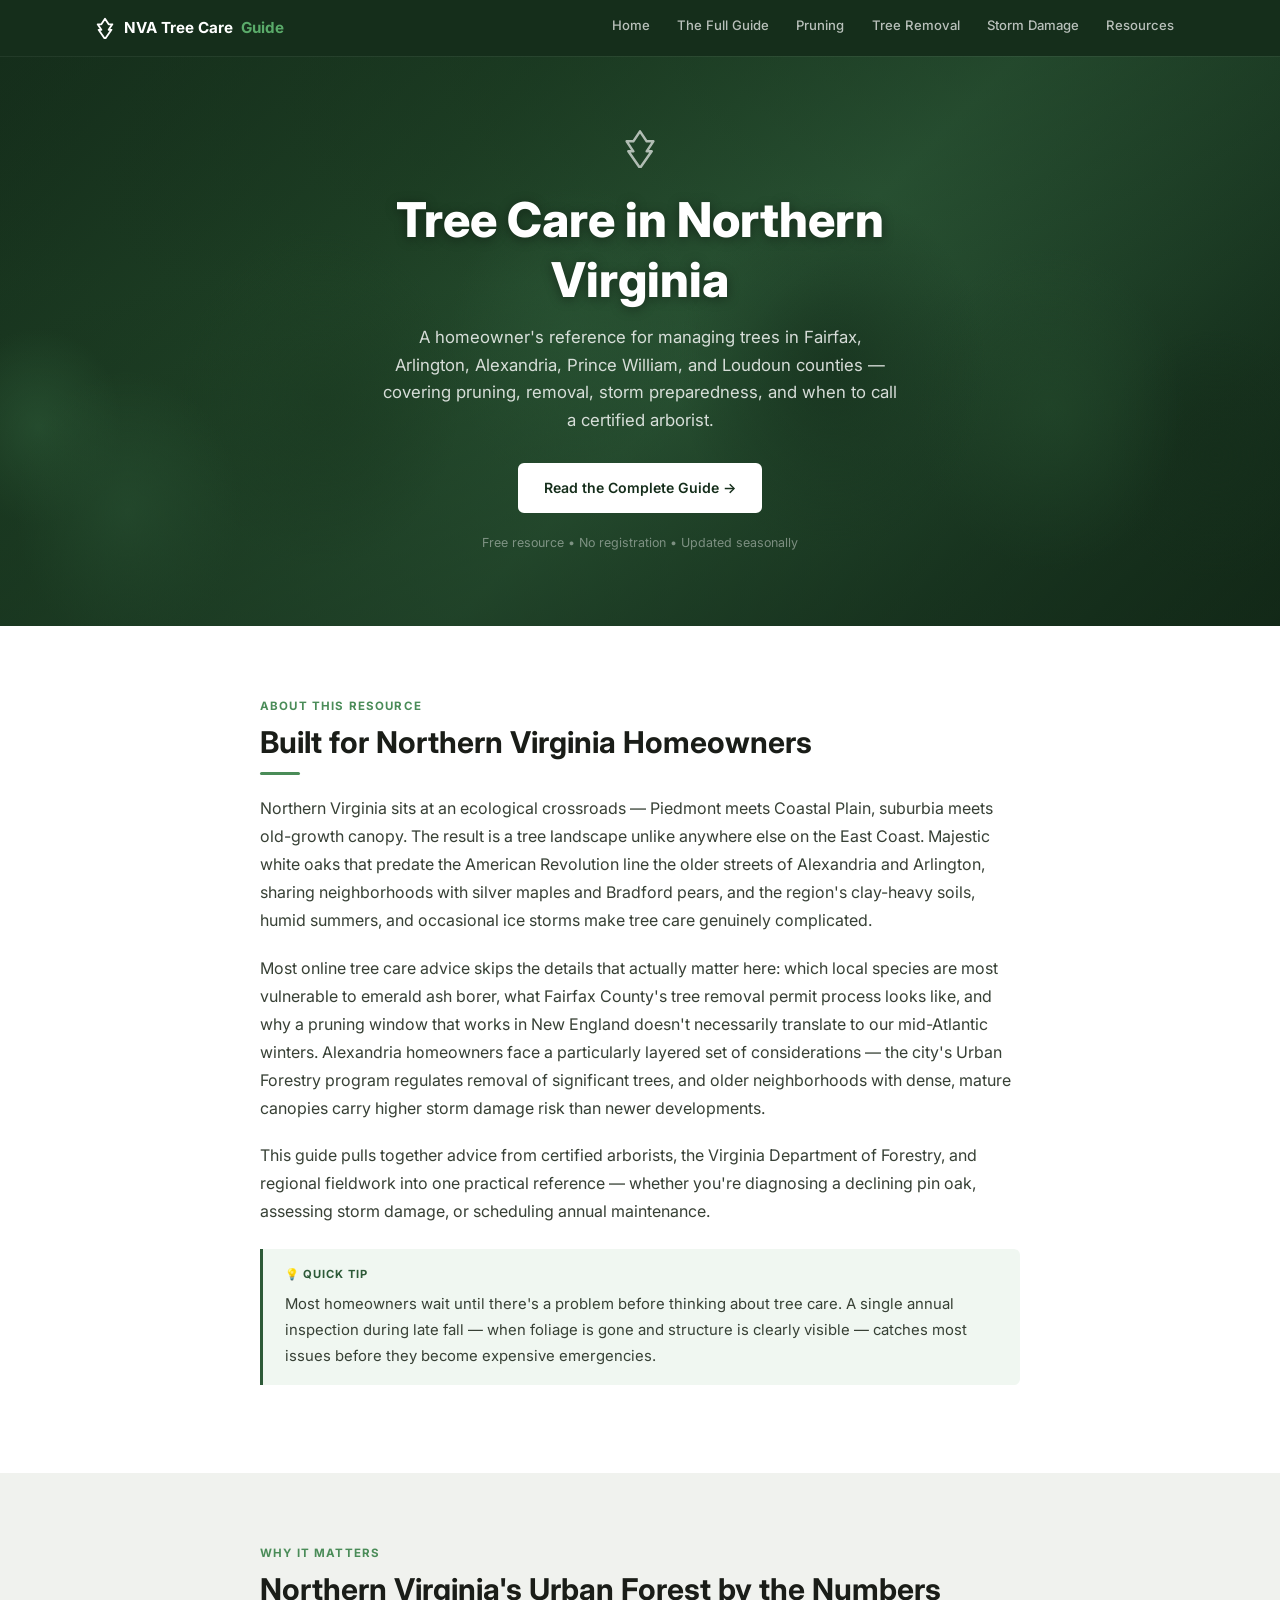
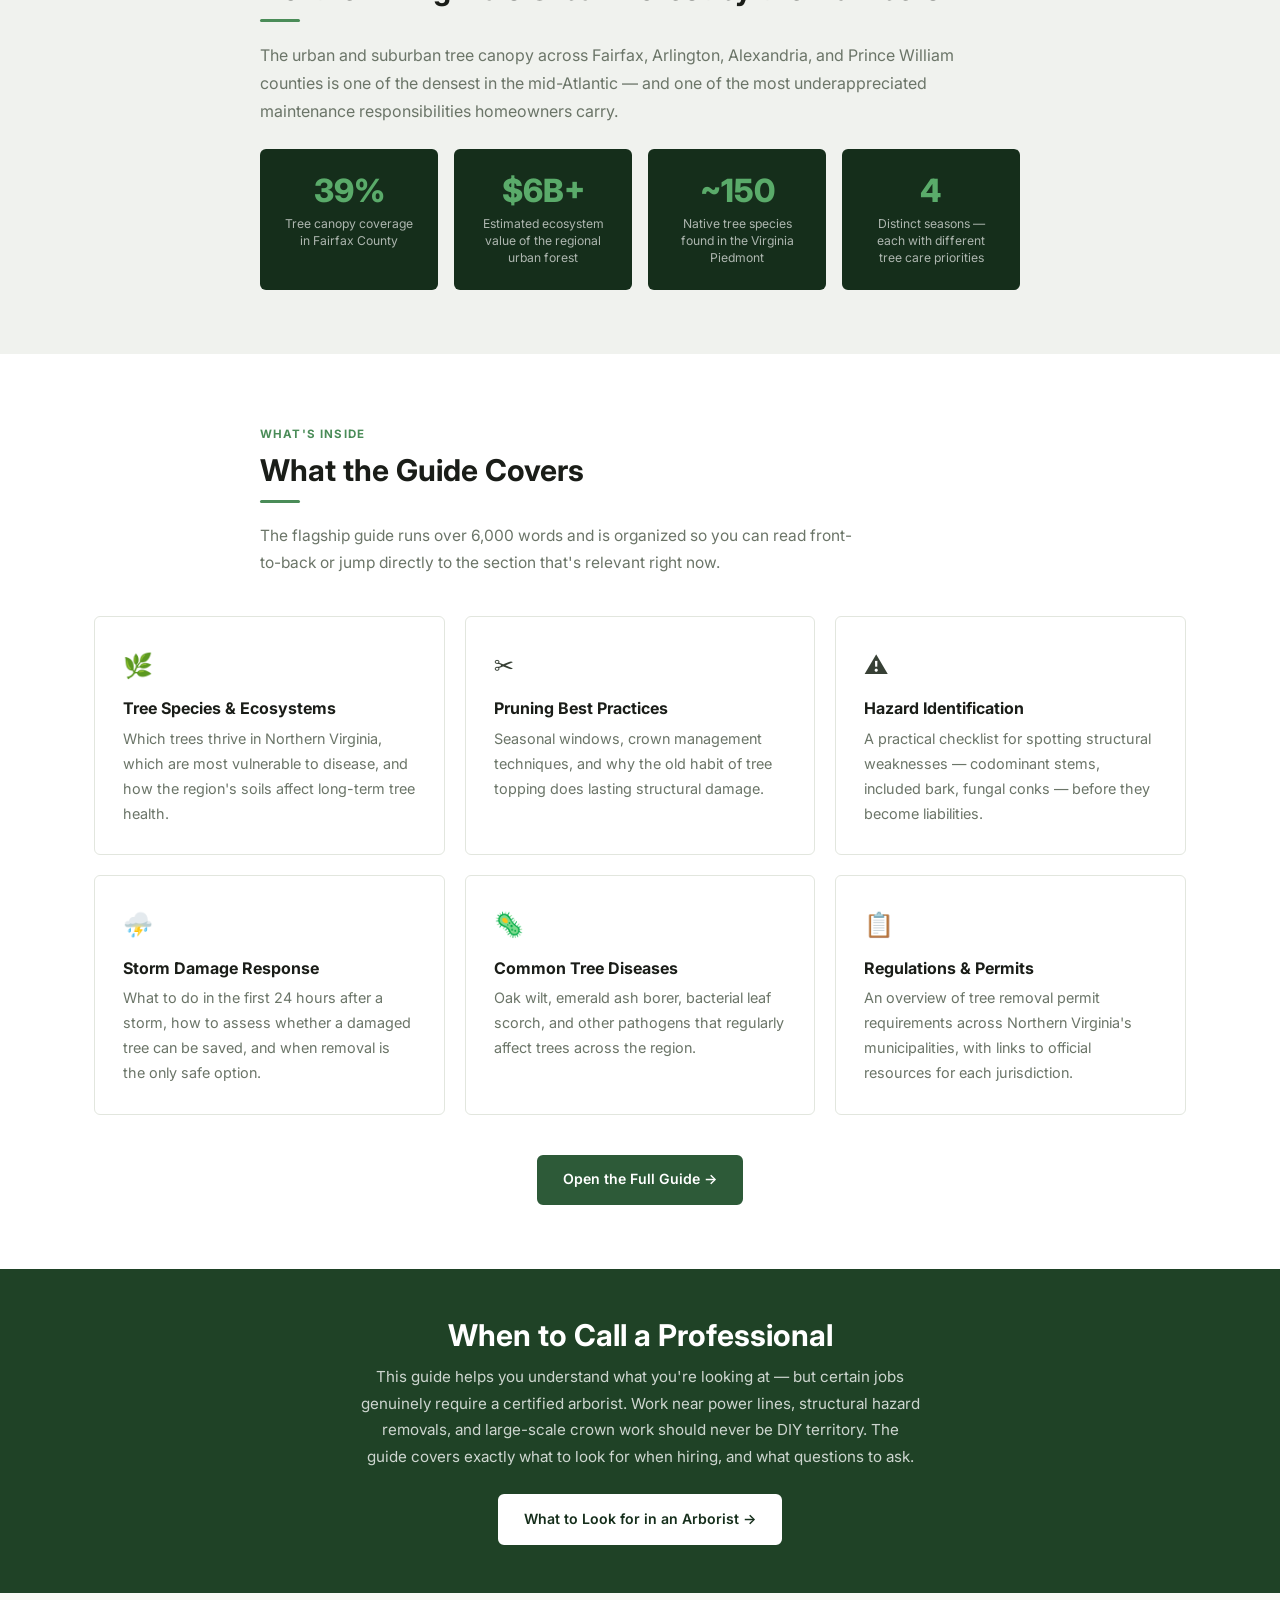
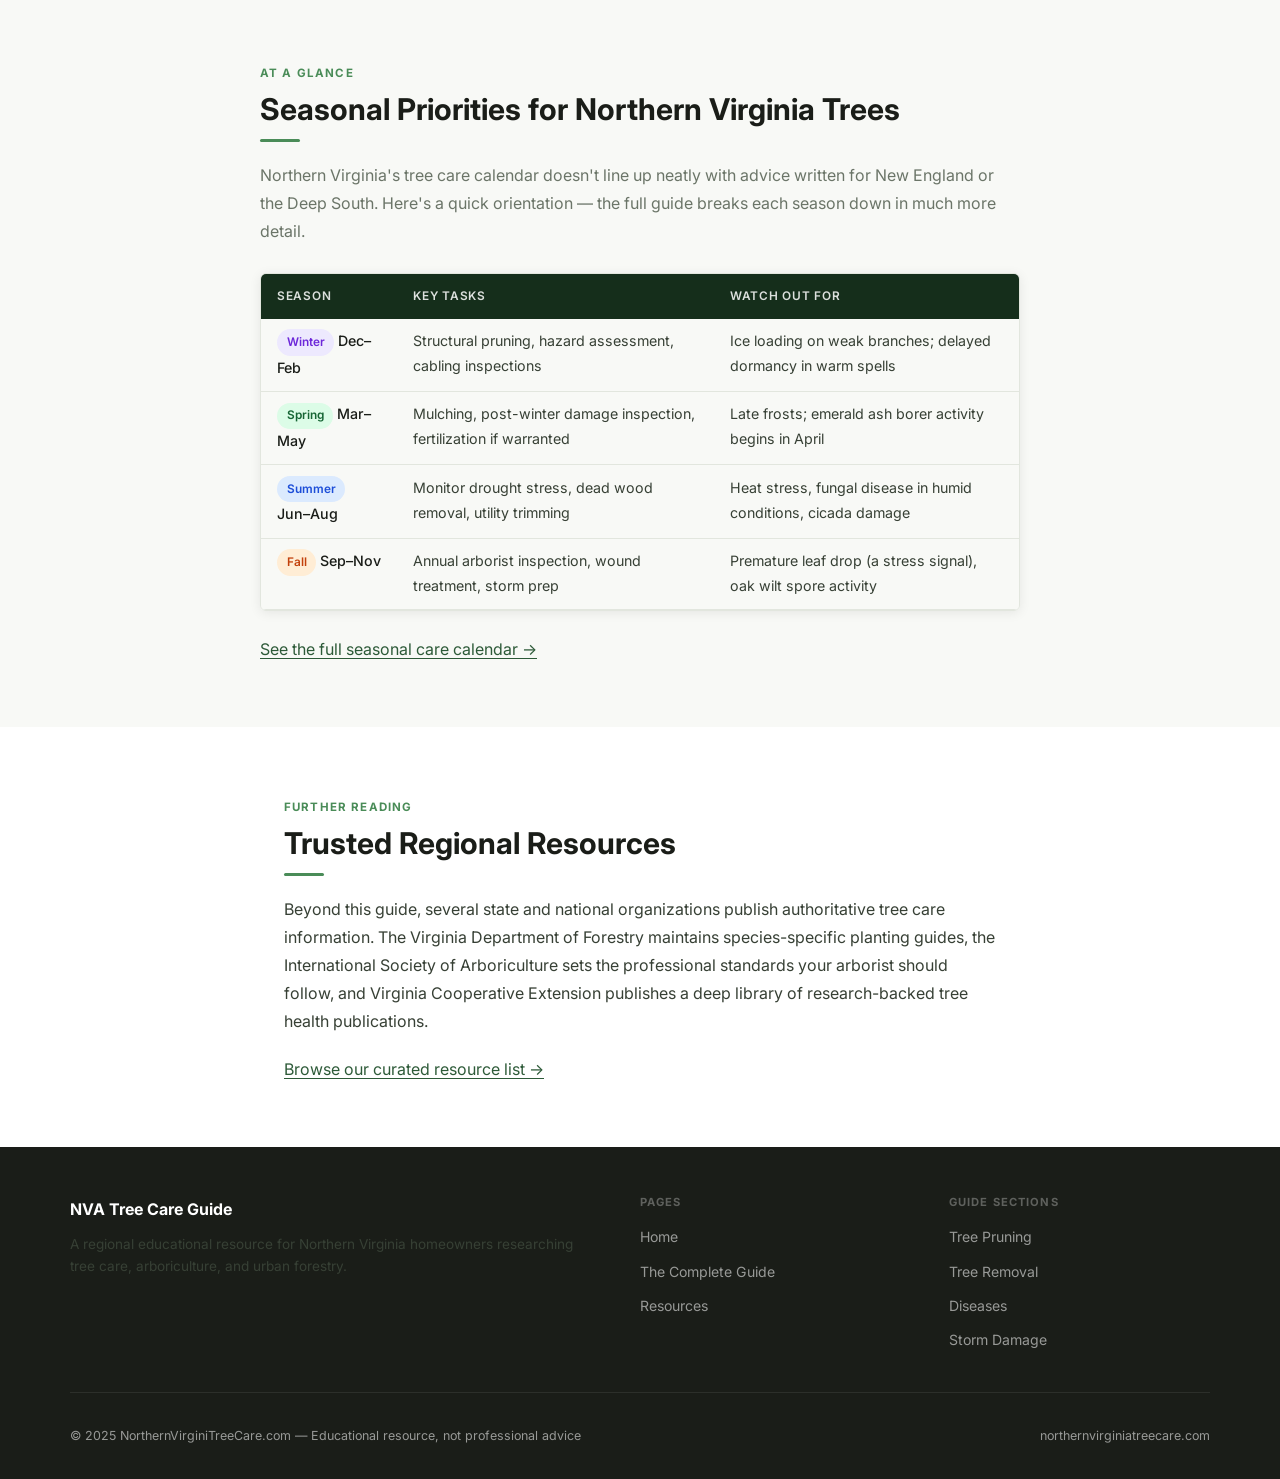
<file: index.html>
<!DOCTYPE html>
<html lang="en">
<head>
  <meta charset="UTF-8">
  <meta name="viewport" content="width=device-width, initial-scale=1.0">
  <title>Northern Virginia Tree Care Guide | Tree Health, Pruning & Removal Advice</title>
  <meta name="description" content="A regional resource for homeowners navigating tree care in Northern Virginia — from seasonal pruning schedules and storm damage response to choosing the right certified arborist.">
  <link rel="canonical" href="https://northernvirginiatreecare.com/">
  <link rel="stylesheet" href="styles.css">
</head>
<body>

<nav>
  <div class="nav-inner">
    <a class="nav-brand" href="index.html">
      <svg width="22" height="22" viewBox="0 0 24 24" fill="none" stroke="currentColor" stroke-width="2" stroke-linecap="round" stroke-linejoin="round"><path d="M12 2L8 8H4l4 6H5l7 10 7-10h-3l4-6h-4z"/></svg>
      NVA Tree Care <span class="brand-accent">Guide</span>
    </a>
    <ul class="nav-links">
      <li><a href="index.html">Home</a></li>
      <li><a href="guide.html">The Full Guide</a></li>
      <li><a href="guide.html#pruning">Pruning</a></li>
      <li><a href="guide.html#removal">Tree Removal</a></li>
      <li><a href="guide.html#storm">Storm Damage</a></li>
      <li><a href="resources.html">Resources</a></li>
    </ul>
  </div>
</nav>

<!-- HERO -->
<section class="hero">
  <div class="hero-bg"></div>
  <div class="hero-inner">
    <div class="hero-icon">
      <svg width="40" height="40" viewBox="0 0 24 24" fill="none" stroke="white" stroke-width="1.5" stroke-linecap="round" stroke-linejoin="round"><path d="M12 2L8 8H4l4 6H5l7 10 7-10h-3l4-6h-4z"/></svg>
    </div>
    <h1>Tree Care in Northern Virginia</h1>
    <p class="lead">A homeowner's reference for managing trees in Fairfax, Arlington, Alexandria, Prince William, and Loudoun counties — covering pruning, removal, storm preparedness, and when to call a certified arborist.</p>
    <a href="guide.html" class="btn btn-white">Read the Complete Guide →</a>
    <p class="hero-meta">Free resource &bull; No registration &bull; Updated seasonally</p>
  </div>
</section>

<!-- INTRO -->
<section class="section">
  <div class="container">
    <div style="max-width: 760px; margin: 0 auto;">
      <span class="section-label">About This Resource</span>
      <h2>Built for Northern Virginia Homeowners</h2>
      <div class="divider"></div>

      <p>Northern Virginia sits at an ecological crossroads — Piedmont meets Coastal Plain, suburbia meets old-growth canopy. The result is a tree landscape unlike anywhere else on the East Coast. Majestic white oaks that predate the American Revolution line the older streets of Alexandria and Arlington, sharing neighborhoods with silver maples and Bradford pears, and the region's clay-heavy soils, humid summers, and occasional ice storms make tree care genuinely complicated.</p>

      <p>Most online tree care advice skips the details that actually matter here: which local species are most vulnerable to emerald ash borer, what Fairfax County's tree removal permit process looks like, and why a pruning window that works in New England doesn't necessarily translate to our mid-Atlantic winters. Alexandria homeowners face a particularly layered set of considerations — the city's Urban Forestry program regulates removal of significant trees, and older neighborhoods with dense, mature canopies carry higher storm damage risk than newer developments.</p>

      <p>This guide pulls together advice from certified arborists, the Virginia Department of Forestry, and regional fieldwork into one practical reference — whether you're diagnosing a declining pin oak, assessing storm damage, or scheduling annual maintenance.</p>

      <div class="callout callout-tip">
        <span class="callout-label">💡 Quick Tip</span>
        <p>Most homeowners wait until there's a problem before thinking about tree care. A single annual inspection during late fall — when foliage is gone and structure is clearly visible — catches most issues before they become expensive emergencies.</p>
      </div>
    </div>
  </div>
</section>

<!-- STATS -->
<section class="section section-light">
  <div class="container">
    <div style="max-width: 760px; margin: 0 auto;">
      <span class="section-label">Why It Matters</span>
      <h2>Northern Virginia's Urban Forest by the Numbers</h2>
      <div class="divider"></div>
      <p style="color: var(--muted);">The urban and suburban tree canopy across Fairfax, Arlington, Alexandria, and Prince William counties is one of the densest in the mid-Atlantic — and one of the most underappreciated maintenance responsibilities homeowners carry.</p>
    </div>
    <div class="stats-row" style="max-width: 760px; margin: 1.5rem auto 0;">
      <div class="stat-item">
        <span class="stat-num">39%</span>
        <span class="stat-label">Tree canopy coverage in Fairfax County</span>
      </div>
      <div class="stat-item">
        <span class="stat-num">$6B+</span>
        <span class="stat-label">Estimated ecosystem value of the regional urban forest</span>
      </div>
      <div class="stat-item">
        <span class="stat-num">~150</span>
        <span class="stat-label">Native tree species found in the Virginia Piedmont</span>
      </div>
      <div class="stat-item">
        <span class="stat-num">4</span>
        <span class="stat-label">Distinct seasons — each with different tree care priorities</span>
      </div>
    </div>
  </div>
</section>

<!-- GUIDE TOPICS -->
<section class="section">
  <div class="container">
    <div class="section-header" style="max-width: 760px; margin: 0 auto 2.5rem;">
      <span class="section-label">What's Inside</span>
      <h2>What the Guide Covers</h2>
      <div class="divider"></div>
      <p>The flagship guide runs over 6,000 words and is organized so you can read front-to-back or jump directly to the section that's relevant right now.</p>
    </div>

    <div class="card-grid">
      <div class="card">
        <span class="card-icon">🌿</span>
        <h3>Tree Species &amp; Ecosystems</h3>
        <p>Which trees thrive in Northern Virginia, which are most vulnerable to disease, and how the region's soils affect long-term tree health.</p>
      </div>
      <div class="card">
        <span class="card-icon">✂️</span>
        <h3>Pruning Best Practices</h3>
        <p>Seasonal windows, crown management techniques, and why the old habit of tree topping does lasting structural damage.</p>
      </div>
      <div class="card">
        <span class="card-icon">⚠️</span>
        <h3>Hazard Identification</h3>
        <p>A practical checklist for spotting structural weaknesses — codominant stems, included bark, fungal conks — before they become liabilities.</p>
      </div>
      <div class="card">
        <span class="card-icon">⛈️</span>
        <h3>Storm Damage Response</h3>
        <p>What to do in the first 24 hours after a storm, how to assess whether a damaged tree can be saved, and when removal is the only safe option.</p>
      </div>
      <div class="card">
        <span class="card-icon">🦠</span>
        <h3>Common Tree Diseases</h3>
        <p>Oak wilt, emerald ash borer, bacterial leaf scorch, and other pathogens that regularly affect trees across the region.</p>
      </div>
      <div class="card">
        <span class="card-icon">📋</span>
        <h3>Regulations &amp; Permits</h3>
        <p>An overview of tree removal permit requirements across Northern Virginia's municipalities, with links to official resources for each jurisdiction.</p>
      </div>
    </div>

    <div style="text-align: center; margin-top: 2.5rem;">
      <a href="guide.html" class="btn btn-primary">Open the Full Guide →</a>
    </div>
  </div>
</section>

<!-- FEATURED STRIP -->
<section class="featured-strip">
  <h2>When to Call a Professional</h2>
  <p>This guide helps you understand what you're looking at — but certain jobs genuinely require a certified arborist. Work near power lines, structural hazard removals, and large-scale crown work should never be DIY territory. The guide covers exactly what to look for when hiring, and what questions to ask.</p>
  <a href="guide.html#arborist" class="btn btn-white">What to Look for in an Arborist →</a>
</section>

<!-- SEASONAL SNAPSHOT -->
<section class="section section-alt">
  <div class="container">
    <div style="max-width: 760px; margin: 0 auto;">
      <span class="section-label">At a Glance</span>
      <h2>Seasonal Priorities for Northern Virginia Trees</h2>
      <div class="divider"></div>
      <p style="color: var(--muted); margin-bottom: 1.75rem;">Northern Virginia's tree care calendar doesn't line up neatly with advice written for New England or the Deep South. Here's a quick orientation — the full guide breaks each season down in much more detail.</p>

      <div class="table-wrap">
        <table>
          <thead>
            <tr>
              <th>Season</th>
              <th>Key Tasks</th>
              <th>Watch Out For</th>
            </tr>
          </thead>
          <tbody>
            <tr>
              <td><span class="season-badge winter">Winter</span> Dec–Feb</td>
              <td>Structural pruning, hazard assessment, cabling inspections</td>
              <td>Ice loading on weak branches; delayed dormancy in warm spells</td>
            </tr>
            <tr>
              <td><span class="season-badge spring">Spring</span> Mar–May</td>
              <td>Mulching, post-winter damage inspection, fertilization if warranted</td>
              <td>Late frosts; emerald ash borer activity begins in April</td>
            </tr>
            <tr>
              <td><span class="season-badge summer">Summer</span> Jun–Aug</td>
              <td>Monitor drought stress, dead wood removal, utility trimming</td>
              <td>Heat stress, fungal disease in humid conditions, cicada damage</td>
            </tr>
            <tr>
              <td><span class="season-badge fall">Fall</span> Sep–Nov</td>
              <td>Annual arborist inspection, wound treatment, storm prep</td>
              <td>Premature leaf drop (a stress signal), oak wilt spore activity</td>
            </tr>
          </tbody>
        </table>
      </div>

      <p style="margin-top: 1rem;"><a href="guide.html#seasonal">See the full seasonal care calendar →</a></p>
    </div>
  </div>
</section>

<!-- RESOURCES TEASER -->
<section class="section">
  <div class="container" style="max-width: 760px; margin: 0 auto;">
    <span class="section-label">Further Reading</span>
    <h2>Trusted Regional Resources</h2>
    <div class="divider"></div>
    <p>Beyond this guide, several state and national organizations publish authoritative tree care information. The Virginia Department of Forestry maintains species-specific planting guides, the International Society of Arboriculture sets the professional standards your arborist should follow, and Virginia Cooperative Extension publishes a deep library of research-backed tree health publications.</p>
    <p><a href="resources.html">Browse our curated resource list →</a></p>
  </div>
</section>

<footer>
  <div class="footer-inner">
    <div>
      <span class="footer-brand">NVA Tree Care Guide</span>
      <p class="footer-desc">A regional educational resource for Northern Virginia homeowners researching tree care, arboriculture, and urban forestry.</p>
    </div>
    <div class="footer-col">
      <h5>Pages</h5>
      <ul>
        <li><a href="index.html">Home</a></li>
        <li><a href="guide.html">The Complete Guide</a></li>
        <li><a href="resources.html">Resources</a></li>
      </ul>
    </div>
    <div class="footer-col">
      <h5>Guide Sections</h5>
      <ul>
        <li><a href="guide.html#pruning">Tree Pruning</a></li>
        <li><a href="guide.html#removal">Tree Removal</a></li>
        <li><a href="guide.html#diseases">Diseases</a></li>
        <li><a href="guide.html#storm">Storm Damage</a></li>
      </ul>
    </div>
  </div>
  <div class="footer-bottom">
    <span>© 2025 NorthernVirginiTreeCare.com — Educational resource, not professional advice</span>
    <span>northernvirginiatreecare.com</span>
  </div>
</footer>

</body>
</html>
</file>
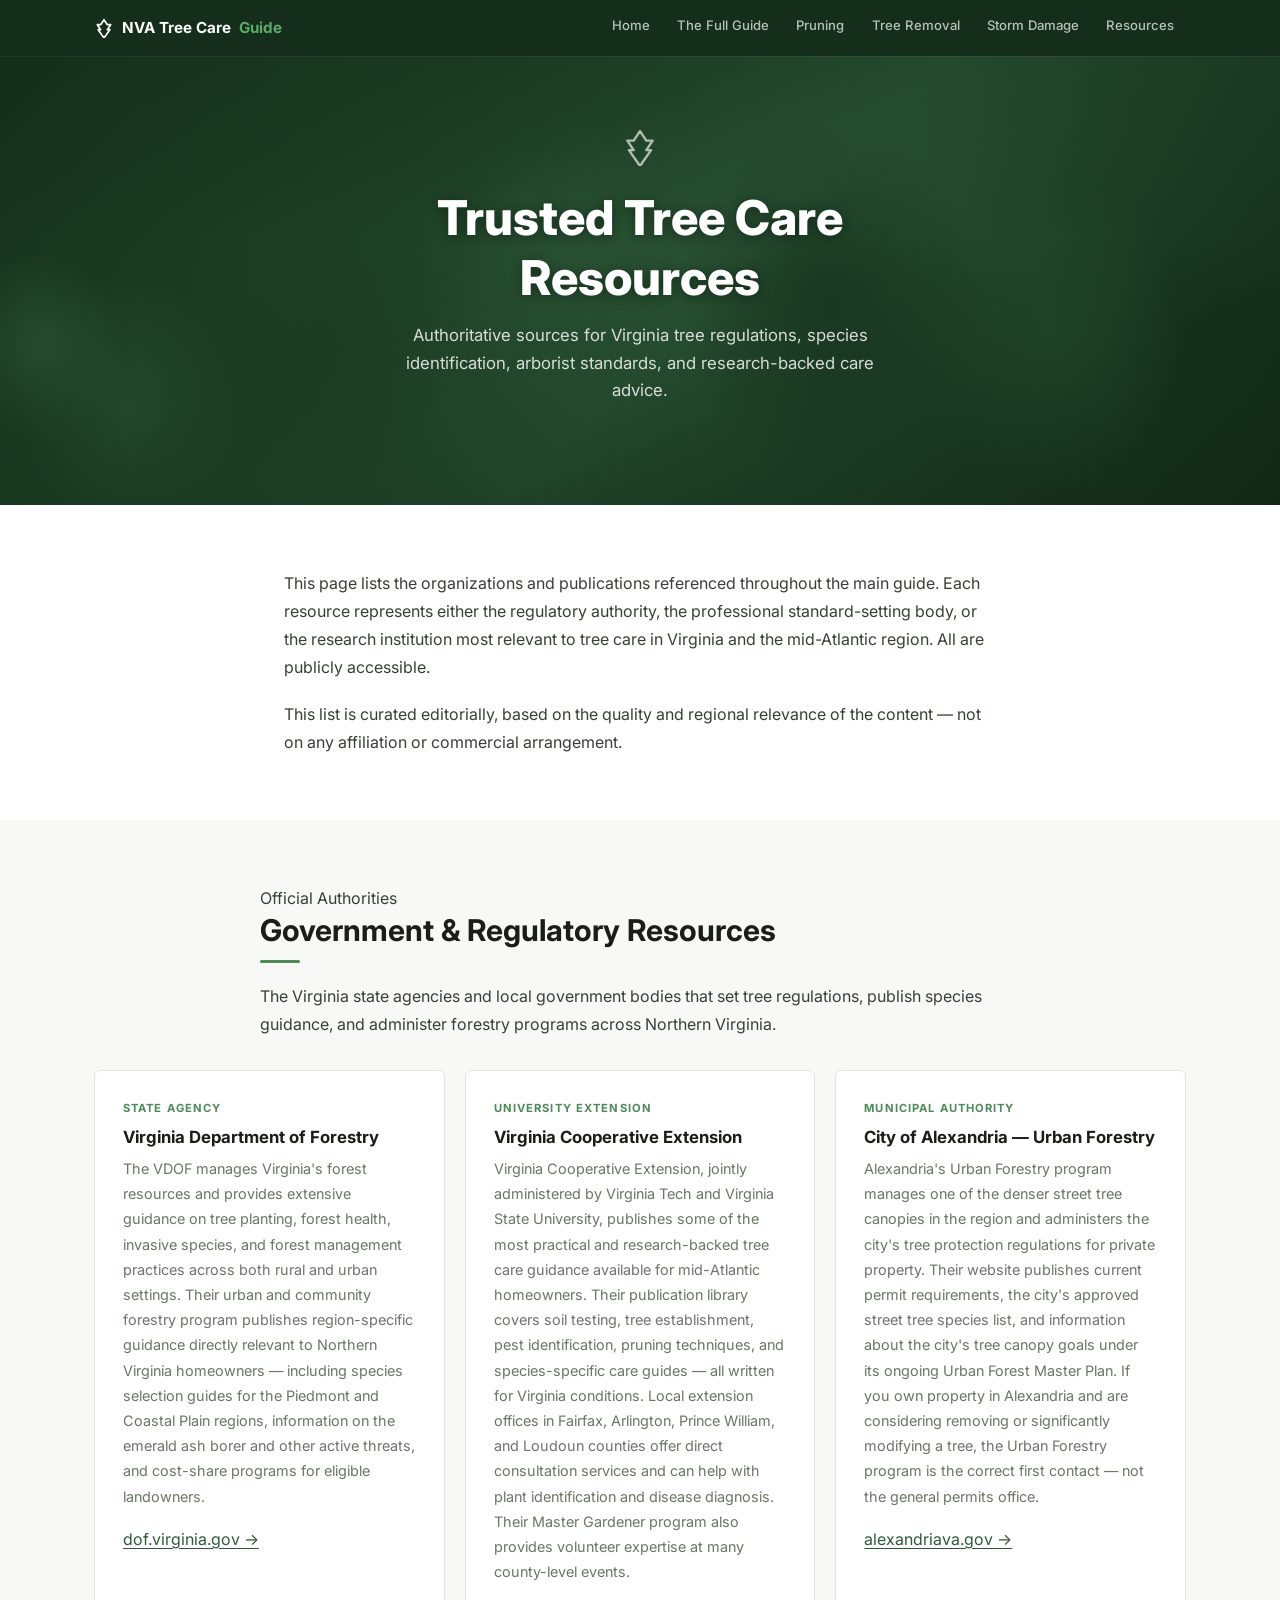
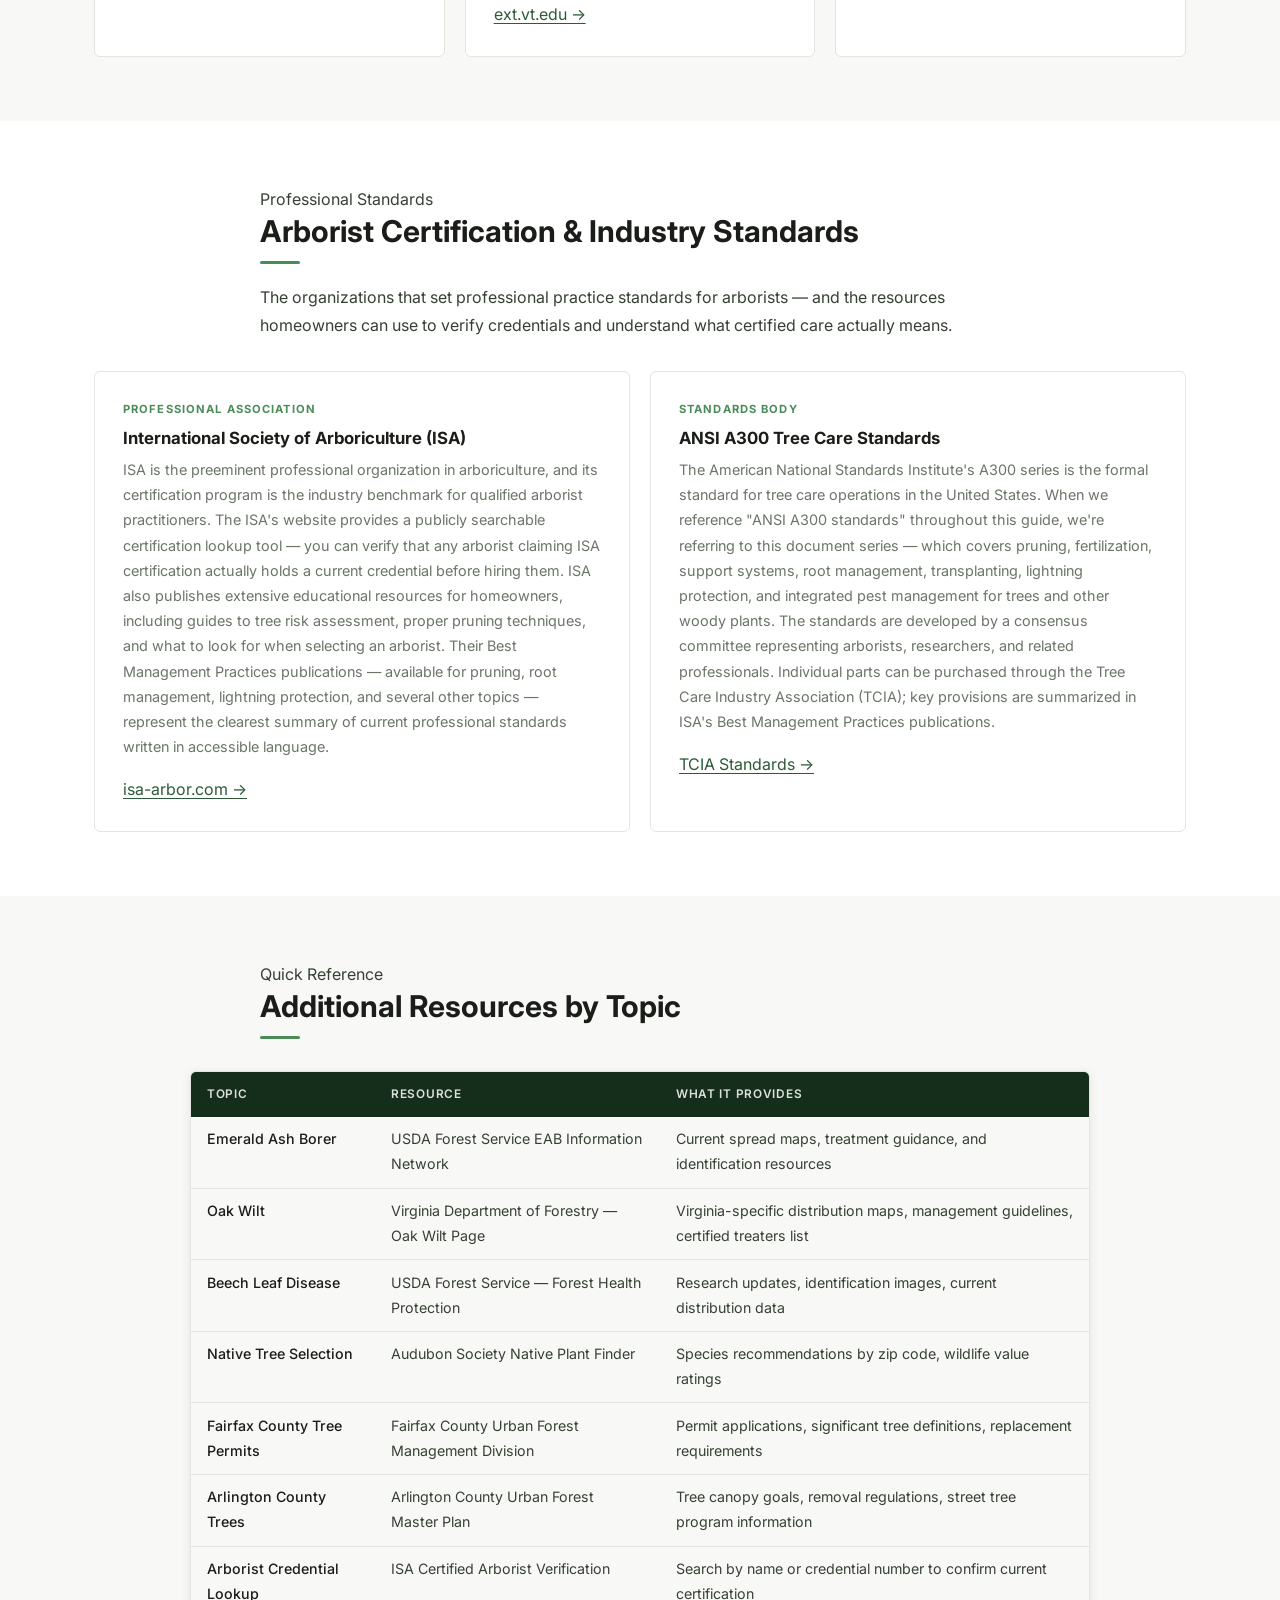
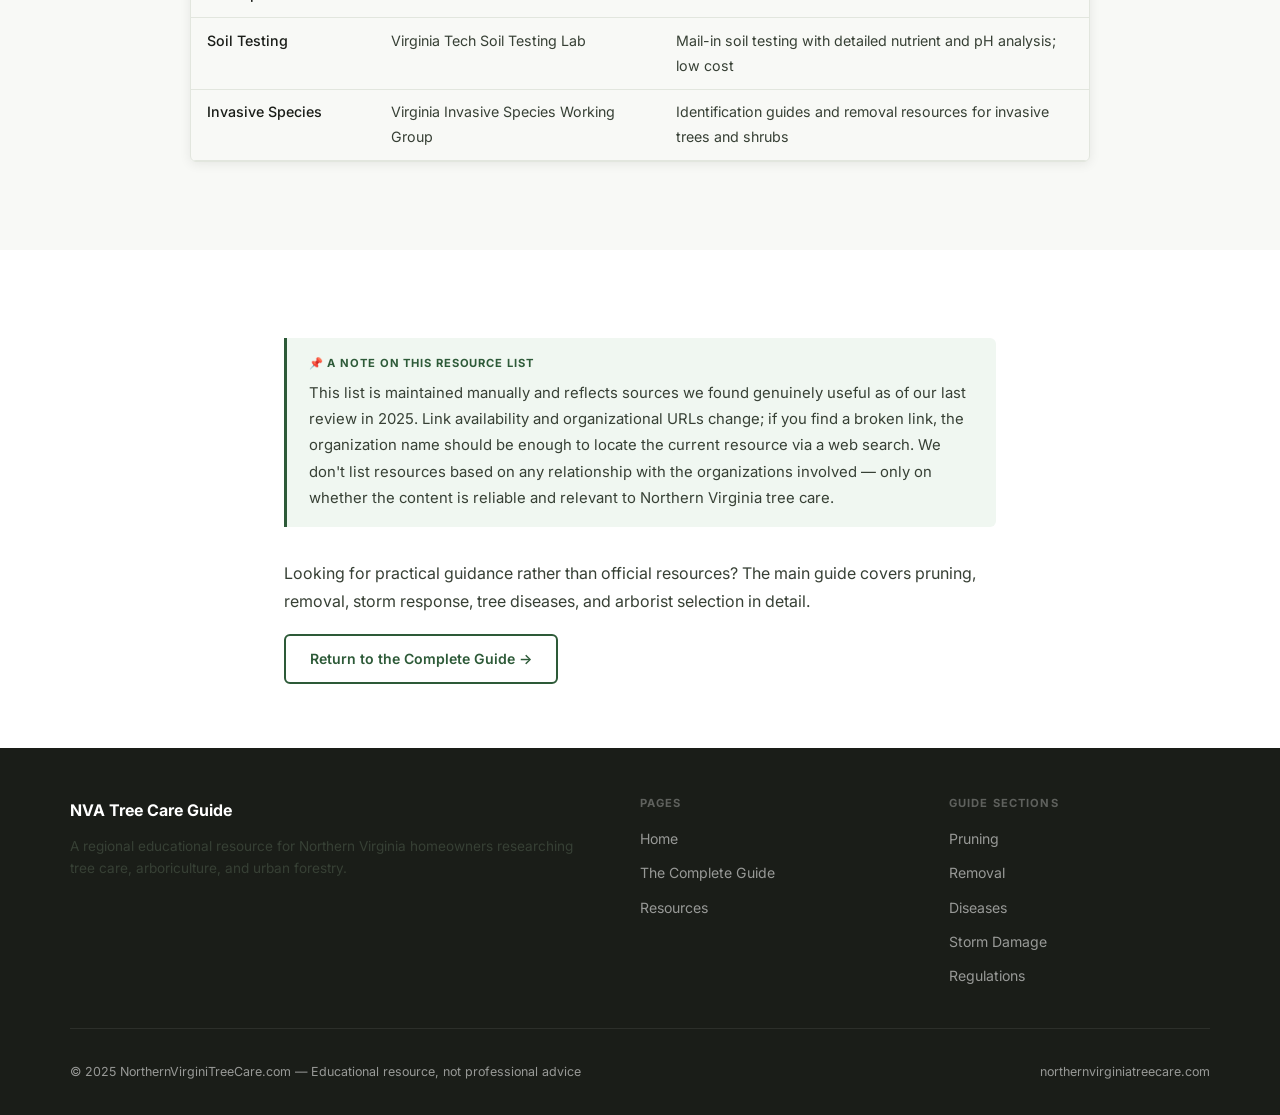
<file: resources.html>
<!DOCTYPE html>
<html lang="en">
<head>
  <meta charset="UTF-8">
  <meta name="viewport" content="width=device-width, initial-scale=1.0">
  <title>Tree Care Resources for Northern Virginia Homeowners | NVA Tree Care Guide</title>
  <meta name="description" content="Trusted arboriculture, forestry, and tree regulation resources for homeowners and property managers in Northern Virginia — curated links to authoritative sources.">
  <link rel="canonical" href="https://northernvirginiatreecare.com/resources.html">
  <link rel="stylesheet" href="styles.css">
</head>
<body>

<nav>
  <div class="nav-inner">
    <a class="nav-brand" href="index.html">
      <svg width="20" height="20" viewBox="0 0 24 24" fill="none" stroke="currentColor" stroke-width="2" stroke-linecap="round" stroke-linejoin="round"><path d="M12 2L8 8H4l4 6H5l7 10 7-10h-3l4-6h-4z"/></svg>
      NVA Tree Care <span class="brand-accent">Guide</span>
    </a>
    <ul class="nav-links">
      <li><a href="index.html">Home</a></li>
      <li><a href="guide.html">The Full Guide</a></li>
      <li><a href="guide.html#pruning">Pruning</a></li>
      <li><a href="guide.html#removal">Tree Removal</a></li>
      <li><a href="guide.html#storm">Storm Damage</a></li>
      <li><a href="resources.html">Resources</a></li>
    </ul>
  </div>
</nav>

<!-- HERO -->
<section class="hero">
  <div class="hero-bg"></div>
  <div class="hero-inner">
    <div class="hero-icon">
      <svg width="38" height="38" viewBox="0 0 24 24" fill="none" stroke="white" stroke-width="1.5" stroke-linecap="round" stroke-linejoin="round"><path d="M12 2L8 8H4l4 6H5l7 10 7-10h-3l4-6h-4z"/></svg>
    </div>
    <h1>Trusted Tree Care Resources</h1>
    <p class="lead">Authoritative sources for Virginia tree regulations, species identification, arborist standards, and research-backed care advice.</p>
  </div>
</section>

<!-- INTRO -->
<section class="section">
  <div class="container" style="max-width: 760px; margin: 0 auto;">
    <p>This page lists the organizations and publications referenced throughout the main guide. Each resource represents either the regulatory authority, the professional standard-setting body, or the research institution most relevant to tree care in Virginia and the mid-Atlantic region. All are publicly accessible.</p>
    <p>This list is curated editorially, based on the quality and regional relevance of the content — not on any affiliation or commercial arrangement.</p>
  </div>
</section>

<!-- PRIMARY RESOURCES -->
<section class="section section-alt">
  <div class="container">
    <div class="section-title" style="max-width: 760px; margin: 0 auto 2rem;">
      <span class="label">Official Authorities</span>
      <h2>Government & Regulatory Resources</h2>
      <div class="divider"></div>
      <p>The Virginia state agencies and local government bodies that set tree regulations, publish species guidance, and administer forestry programs across Northern Virginia.</p>
    </div>

    <div class="resource-grid">

      <div class="resource-card">
        <span class="org-type">State Agency</span>
        <h3>Virginia Department of Forestry</h3>
        <p>The VDOF manages Virginia's forest resources and provides extensive guidance on tree planting, forest health, invasive species, and forest management practices across both rural and urban settings. Their urban and community forestry program publishes region-specific guidance directly relevant to Northern Virginia homeowners — including species selection guides for the Piedmont and Coastal Plain regions, information on the emerald ash borer and other active threats, and cost-share programs for eligible landowners.</p>
        <a href="https://dof.virginia.gov" class="resource-link" target="_blank" rel="noopener">dof.virginia.gov →</a>
      </div>

      <div class="resource-card">
        <span class="org-type">University Extension</span>
        <h3>Virginia Cooperative Extension</h3>
        <p>Virginia Cooperative Extension, jointly administered by Virginia Tech and Virginia State University, publishes some of the most practical and research-backed tree care guidance available for mid-Atlantic homeowners. Their publication library covers soil testing, tree establishment, pest identification, pruning techniques, and species-specific care guides — all written for Virginia conditions. Local extension offices in Fairfax, Arlington, Prince William, and Loudoun counties offer direct consultation services and can help with plant identification and disease diagnosis. Their Master Gardener program also provides volunteer expertise at many county-level events.</p>
        <a href="https://ext.vt.edu" class="resource-link" target="_blank" rel="noopener">ext.vt.edu →</a>
      </div>

      <div class="resource-card">
        <span class="org-type">Municipal Authority</span>
        <h3>City of Alexandria — Urban Forestry</h3>
        <p>Alexandria's Urban Forestry program manages one of the denser street tree canopies in the region and administers the city's tree protection regulations for private property. Their website publishes current permit requirements, the city's approved street tree species list, and information about the city's tree canopy goals under its ongoing Urban Forest Master Plan. If you own property in Alexandria and are considering removing or significantly modifying a tree, the Urban Forestry program is the correct first contact — not the general permits office.</p>
        <a href="https://www.alexandriava.gov" class="resource-link" target="_blank" rel="noopener">alexandriava.gov →</a>
      </div>

    </div>
  </div>
</section>

<!-- PROFESSIONAL STANDARDS -->
<section class="section">
  <div class="container">
    <div class="section-title" style="max-width: 760px; margin: 0 auto 2rem;">
      <span class="label">Professional Standards</span>
      <h2>Arborist Certification & Industry Standards</h2>
      <div class="divider"></div>
      <p>The organizations that set professional practice standards for arborists — and the resources homeowners can use to verify credentials and understand what certified care actually means.</p>
    </div>

    <div class="resource-grid">

      <div class="resource-card">
        <span class="org-type">Professional Association</span>
        <h3>International Society of Arboriculture (ISA)</h3>
        <p>ISA is the preeminent professional organization in arboriculture, and its certification program is the industry benchmark for qualified arborist practitioners. The ISA's website provides a publicly searchable certification lookup tool — you can verify that any arborist claiming ISA certification actually holds a current credential before hiring them. ISA also publishes extensive educational resources for homeowners, including guides to tree risk assessment, proper pruning techniques, and what to look for when selecting an arborist. Their Best Management Practices publications — available for pruning, root management, lightning protection, and several other topics — represent the clearest summary of current professional standards written in accessible language.</p>
        <a href="https://www.isa-arbor.com" class="resource-link" target="_blank" rel="noopener">isa-arbor.com →</a>
      </div>

      <div class="resource-card">
        <span class="org-type">Standards Body</span>
        <h3>ANSI A300 Tree Care Standards</h3>
        <p>The American National Standards Institute's A300 series is the formal standard for tree care operations in the United States. When we reference "ANSI A300 standards" throughout this guide, we're referring to this document series — which covers pruning, fertilization, support systems, root management, transplanting, lightning protection, and integrated pest management for trees and other woody plants. The standards are developed by a consensus committee representing arborists, researchers, and related professionals. Individual parts can be purchased through the Tree Care Industry Association (TCIA); key provisions are summarized in ISA's Best Management Practices publications.</p>
        <a href="https://www.tcia.org/TCIA/Standards/TCIA/Standards_Practices/Standards.aspx" class="resource-link" target="_blank" rel="noopener">TCIA Standards →</a>
      </div>

    </div>
  </div>
</section>

<!-- ADDITIONAL RESOURCES TABLE -->
<section class="section section-alt">
  <div class="container">
    <div class="section-title" style="max-width: 760px; margin: 0 auto 2rem;">
      <span class="label">Quick Reference</span>
      <h2>Additional Resources by Topic</h2>
      <div class="divider"></div>
    </div>

    <div style="max-width: 900px; margin: 0 auto;">
      <div class="table-wrap">
        <table>
          <thead>
            <tr>
              <th>Topic</th>
              <th>Resource</th>
              <th>What It Provides</th>
            </tr>
          </thead>
          <tbody>
            <tr>
              <td>Emerald Ash Borer</td>
              <td>USDA Forest Service EAB Information Network</td>
              <td>Current spread maps, treatment guidance, and identification resources</td>
            </tr>
            <tr>
              <td>Oak Wilt</td>
              <td>Virginia Department of Forestry — Oak Wilt Page</td>
              <td>Virginia-specific distribution maps, management guidelines, certified treaters list</td>
            </tr>
            <tr>
              <td>Beech Leaf Disease</td>
              <td>USDA Forest Service — Forest Health Protection</td>
              <td>Research updates, identification images, current distribution data</td>
            </tr>
            <tr>
              <td>Native Tree Selection</td>
              <td>Audubon Society Native Plant Finder</td>
              <td>Species recommendations by zip code, wildlife value ratings</td>
            </tr>
            <tr>
              <td>Fairfax County Tree Permits</td>
              <td>Fairfax County Urban Forest Management Division</td>
              <td>Permit applications, significant tree definitions, replacement requirements</td>
            </tr>
            <tr>
              <td>Arlington County Trees</td>
              <td>Arlington County Urban Forest Master Plan</td>
              <td>Tree canopy goals, removal regulations, street tree program information</td>
            </tr>
            <tr>
              <td>Arborist Credential Lookup</td>
              <td>ISA Certified Arborist Verification</td>
              <td>Search by name or credential number to confirm current certification</td>
            </tr>
            <tr>
              <td>Soil Testing</td>
              <td>Virginia Tech Soil Testing Lab</td>
              <td>Mail-in soil testing with detailed nutrient and pH analysis; low cost</td>
            </tr>
            <tr>
              <td>Invasive Species</td>
              <td>Virginia Invasive Species Working Group</td>
              <td>Identification guides and removal resources for invasive trees and shrubs</td>
            </tr>
          </tbody>
        </table>
      </div>
    </div>
  </div>
</section>

<!-- DISCLAIMER + BACK TO GUIDE -->
<section class="section">
  <div class="container" style="max-width: 760px; margin: 0 auto;">
    <div class="callout callout-tip">
      <span class="callout-label">📌 A Note on This Resource List</span>
      <p>This list is maintained manually and reflects sources we found genuinely useful as of our last review in 2025. Link availability and organizational URLs change; if you find a broken link, the organization name should be enough to locate the current resource via a web search. We don't list resources based on any relationship with the organizations involved — only on whether the content is reliable and relevant to Northern Virginia tree care.</p>
    </div>

    <p style="margin-top: 2rem;">Looking for practical guidance rather than official resources? The main guide covers pruning, removal, storm response, tree diseases, and arborist selection in detail.</p>
    <p><a href="guide.html" class="btn btn-outline">Return to the Complete Guide →</a></p>
  </div>
</section>

<footer>
  <div class="footer-inner">
    <div>
      <span class="footer-brand">NVA Tree Care Guide</span>
      <p class="footer-desc">A regional educational resource for Northern Virginia homeowners researching tree care, arboriculture, and urban forestry.</p>
    </div>
    <div class="footer-col">
      <h5>Pages</h5>
      <ul>
        <li><a href="index.html">Home</a></li>
        <li><a href="guide.html">The Complete Guide</a></li>
        <li><a href="resources.html">Resources</a></li>
      </ul>
    </div>
    <div class="footer-col">
      <h5>Guide Sections</h5>
      <ul>
        <li><a href="guide.html#pruning">Pruning</a></li>
        <li><a href="guide.html#removal">Removal</a></li>
        <li><a href="guide.html#diseases">Diseases</a></li>
        <li><a href="guide.html#storm">Storm Damage</a></li>
        <li><a href="guide.html#regulations">Regulations</a></li>
      </ul>
    </div>
  </div>
  <div class="footer-bottom">
    <span>© 2025 NorthernVirginiTreeCare.com — Educational resource, not professional advice</span>
    <span>northernvirginiatreecare.com</span>
  </div>
</footer>

</body>
</html>
</file>
<file: styles.css>
/* =============================================
   Northern Virginia Tree Care Guide
   Design: Clean editorial with photo hero
   ============================================= */

@import url('https://fonts.googleapis.com/css2?family=Inter:wght@300;400;500;600;700;800&family=Merriweather:ital,wght@0,300;0,400;0,700;1,300;1,400&display=swap');

:root {
  --forest:       #152e1b;
  --canopy:       #1f4226;
  --mid-green:    #2d5a38;
  --light-green:  #4a8c58;
  --accent-green: #5aab6a;
  --white:        #ffffff;
  --off-white:    #f8f9f6;
  --light-gray:   #f0f2ee;
  --border:       #e2e6de;
  --ink:          #1a1d18;
  --body:         #374035;
  --muted:        #6b7568;
  --caution-bg:   #fffbeb;
  --caution-bdr:  #d97706;
  --tip-bg:       #f0f7f1;
  --tip-bdr:      #2d5a38;
  --danger-bg:    #fff1f1;
  --danger-bdr:   #dc2626;
  --font-ui:      'Inter', system-ui, sans-serif;
  --font-body:    'Merriweather', Georgia, serif;
  --max-w: 1140px;
  --radius: 6px;
  --shadow: 0 2px 12px rgba(0,0,0,.08);
  --shadow-md: 0 4px 24px rgba(0,0,0,.12);
}

*, *::before, *::after { box-sizing: border-box; margin: 0; padding: 0; }
html { scroll-behavior: smooth; }

body {
  font-family: var(--font-ui);
  font-size: 1rem;
  line-height: 1.75;
  color: var(--body);
  background: var(--white);
  -webkit-font-smoothing: antialiased;
}

h1, h2, h3, h4, h5 {
  font-family: var(--font-ui);
  color: var(--ink);
  line-height: 1.25;
  font-weight: 700;
}
h1 { font-size: clamp(1.85rem, 5vw, 3rem); font-weight: 800; }
h2 { font-size: clamp(1.3rem, 3vw, 1.875rem); margin-bottom: .5rem; }
h3 { font-size: 1.2rem; margin-bottom: .35rem; }
h4 { font-size: 1rem; font-weight: 600; }

p { margin-bottom: 1.2rem; color: var(--body); }
p:last-child { margin-bottom: 0; }
a { color: var(--mid-green); text-decoration: underline; text-underline-offset: 3px; }
a:hover { color: var(--forest); }
strong { font-weight: 600; color: var(--ink); }
ul, ol { padding-left: 1.5rem; margin-bottom: 1.2rem; }
li { margin-bottom: .4rem; }

.container { max-width: var(--max-w); margin: 0 auto; padding: 0 1.5rem; }

/* NAV */
nav {
  background: var(--forest);
  position: sticky;
  top: 0;
  z-index: 100;
  box-shadow: 0 1px 0 rgba(255,255,255,.06);
}
.nav-inner {
  max-width: var(--max-w);
  margin: 0 auto;
  padding: 0 1.5rem;
  display: flex;
  align-items: center;
  justify-content: space-between;
  height: 56px;
}
.nav-brand {
  display: flex;
  align-items: center;
  gap: .5rem;
  text-decoration: none;
  font-size: .95rem;
  font-weight: 700;
  color: var(--white);
}
.nav-brand .brand-accent { color: var(--accent-green); }
.nav-links { display: flex; list-style: none; padding: 0; margin: 0; gap: .2rem; }
.nav-links a {
  font-size: .82rem;
  font-weight: 500;
  color: rgba(255,255,255,.7);
  text-decoration: none;
  padding: .4rem .75rem;
  border-radius: 4px;
  transition: background .15s, color .15s;
  white-space: nowrap;
}
.nav-links a:hover { background: rgba(255,255,255,.1); color: #fff; }

/* HERO */
.hero {
  position: relative;
  min-height: 380px;
  display: flex;
  align-items: center;
  justify-content: center;
  text-align: center;
  overflow: hidden;
}
.hero-bg {
  position: absolute;
  inset: 0;
  background: linear-gradient(135deg, #152e1b 0%, #1f4226 30%, #2d5a38 55%, #1a3822 80%, #0f2213 100%);
  z-index: 0;
}
/* Organic tree canopy shapes */
.hero-bg::before {
  content: '';
  position: absolute;
  inset: 0;
  background-image:
    radial-gradient(ellipse 160px 200px at 10% 80%, rgba(45,90,56,.9) 0%, transparent 70%),
    radial-gradient(ellipse 200px 240px at 25% 60%, rgba(31,66,38,.95) 0%, transparent 70%),
    radial-gradient(ellipse 180px 220px at 45% 50%, rgba(45,90,56,.8) 0%, transparent 70%),
    radial-gradient(ellipse 220px 260px at 65% 55%, rgba(26,56,34,.95) 0%, transparent 70%),
    radial-gradient(ellipse 190px 230px at 82% 62%, rgba(37,77,46,.9) 0%, transparent 70%),
    radial-gradient(ellipse 160px 180px at 95% 70%, rgba(21,46,27,.9) 0%, transparent 70%),
    radial-gradient(ellipse 120px 140px at 3% 65%, rgba(50,100,62,.7) 0%, transparent 70%);
  z-index: 1;
}
.hero-bg::after {
  content: '';
  position: absolute;
  inset: 0;
  background: linear-gradient(to bottom, rgba(21,46,27,.4) 0%, rgba(21,46,27,.15) 40%, rgba(21,46,27,.55) 100%);
  z-index: 2;
}
.hero-inner {
  position: relative;
  z-index: 3;
  padding: 4.5rem 1.5rem;
  max-width: 680px;
  width: 100%;
}
.hero-icon { margin: 0 auto .85rem; opacity: .65; }
.hero h1 { color: #fff; font-weight: 800; margin-bottom: .9rem; text-shadow: 0 2px 12px rgba(0,0,0,.4); }
.hero .lead {
  font-size: 1.05rem;
  color: rgba(255,255,255,.82);
  max-width: 520px;
  margin: 0 auto 1.75rem;
  line-height: 1.65;
}
.hero-meta { font-size: .78rem; color: rgba(255,255,255,.42); margin-top: 1.2rem; }

/* BREADCRUMB */
.breadcrumb { background: var(--light-gray); border-bottom: 1px solid var(--border); padding: .6rem 1.5rem; }
.breadcrumb-inner { max-width: var(--max-w); margin: 0 auto; font-size: .78rem; color: var(--muted); }
.breadcrumb-inner a { color: var(--mid-green); text-decoration: none; }
.breadcrumb-inner a:hover { text-decoration: underline; }
.breadcrumb-inner span { margin: 0 .4rem; opacity: .5; }

/* BUTTONS */
.btn {
  display: inline-flex;
  align-items: center;
  gap: .4rem;
  padding: .68rem 1.5rem;
  border-radius: var(--radius);
  font-family: var(--font-ui);
  font-size: .88rem;
  font-weight: 600;
  text-decoration: none;
  transition: all .18s;
  cursor: pointer;
  white-space: nowrap;
}
.btn-primary { background: var(--mid-green); color: #fff; border: 2px solid var(--mid-green); }
.btn-primary:hover { background: var(--forest); border-color: var(--forest); color: #fff; }
.btn-outline { background: transparent; color: var(--mid-green); border: 2px solid var(--mid-green); }
.btn-outline:hover { background: var(--mid-green); color: #fff; }
.btn-white { background: #fff; color: var(--forest); border: 2px solid #fff; }
.btn-white:hover { background: rgba(255,255,255,.88); color: var(--forest); }

/* SECTIONS */
.section { padding: 4rem 1.5rem; }
.section-sm { padding: 2.5rem 1.5rem; }
.section-alt { background: var(--off-white); }
.section-light { background: var(--light-gray); }
.section-dark { background: var(--forest); }
.section-dark h2, .section-dark h3 { color: #fff; }
.section-dark p { color: rgba(255,255,255,.78); }

.section-header { margin-bottom: 2.5rem; }
.section-header p { color: var(--muted); max-width: 600px; font-size: .97rem; }
.section-label {
  display: inline-block;
  font-size: .72rem;
  font-weight: 700;
  letter-spacing: .1em;
  text-transform: uppercase;
  color: var(--light-green);
  margin-bottom: .5rem;
}
.divider { width: 40px; height: 3px; background: var(--light-green); border-radius: 2px; margin: .65rem 0 1.2rem; }

/* CARDS */
.card-grid { display: grid; grid-template-columns: repeat(auto-fit, minmax(270px, 1fr)); gap: 1.25rem; }
.card {
  background: var(--white);
  border: 1px solid var(--border);
  border-radius: var(--radius);
  padding: 1.75rem;
  transition: box-shadow .2s, transform .2s;
}
.card:hover { box-shadow: var(--shadow-md); transform: translateY(-2px); }
.card-icon { font-size: 1.5rem; margin-bottom: .7rem; display: block; }
.card h3 { font-size: 1rem; margin-bottom: .45rem; }
.card p { font-size: .9rem; color: var(--muted); margin: 0; }

/* CALLOUTS */
.callout { border-left: 3px solid; padding: 1rem 1.35rem; margin: 1.5rem 0; border-radius: 0 var(--radius) var(--radius) 0; }
.callout-tip { background: var(--tip-bg); border-color: var(--tip-bdr); }
.callout-warning { background: var(--caution-bg); border-color: var(--caution-bdr); }
.callout-danger { background: var(--danger-bg); border-color: var(--danger-bdr); }
.callout-label { font-size: .7rem; font-weight: 700; letter-spacing: .08em; text-transform: uppercase; display: block; margin-bottom: .4rem; }
.callout-tip .callout-label { color: var(--mid-green); }
.callout-warning .callout-label { color: #b45309; }
.callout-danger .callout-label { color: #dc2626; }
.callout p { font-size: .93rem; margin: 0; }

/* TABLES */
.table-wrap { overflow-x: auto; margin: 1.5rem 0; border-radius: var(--radius); border: 1px solid var(--border); box-shadow: var(--shadow); }
table { width: 100%; border-collapse: collapse; font-size: .89rem; }
thead { background: var(--forest); }
thead th { padding: .75rem 1rem; text-align: left; font-size: .74rem; font-weight: 600; letter-spacing: .06em; text-transform: uppercase; color: rgba(255,255,255,.85); }
tbody tr:nth-child(even) { background: var(--off-white); }
tbody tr:hover { background: #e6ede7; }
td { padding: .65rem 1rem; border-bottom: 1px solid var(--border); vertical-align: top; }
td:first-child { font-weight: 500; color: var(--ink); }

/* ARTICLE LAYOUT */
.article-container {
  max-width: var(--max-w);
  margin: 0 auto;
  padding: 3rem 1.5rem;
  display: grid;
  grid-template-columns: 1fr 300px;
  gap: 4rem;
  align-items: start;
}
.article-body > h2 { margin-top: 2.75rem; padding-top: 2.25rem; border-top: 1px solid var(--border); }
.article-body > h2:first-of-type { margin-top: 0; border-top: none; padding-top: 0; }
.article-body h3 { margin-top: 1.75rem; color: var(--canopy); }
.article-body h4 { margin-top: 1.25rem; }

/* SIDEBAR */
.sidebar { position: sticky; top: 4.5rem; }
.sidebar-card { background: var(--off-white); border: 1px solid var(--border); border-radius: var(--radius); padding: 1.35rem; margin-bottom: 1.25rem; }
.sidebar-card .card-label { font-size: .7rem; font-weight: 700; letter-spacing: .1em; text-transform: uppercase; color: var(--muted); margin-bottom: .9rem; display: block; }
.toc-list { list-style: none; padding: 0; margin: 0; }
.toc-list a { font-size: .83rem; color: var(--body); text-decoration: none; display: block; padding: .32rem 0; border-bottom: 1px solid var(--border); transition: color .15s, padding-left .15s; }
.toc-list li:last-child a { border-bottom: none; }
.toc-list a:hover { color: var(--mid-green); padding-left: .35rem; }
.cta-box { background: var(--forest); border-radius: var(--radius); padding: 1.5rem; color: #fff; }
.cta-box h4 { font-size: 1rem; color: #fff; margin-bottom: .55rem; }
.cta-box p { font-size: .85rem; color: rgba(255,255,255,.72); margin-bottom: 1rem; }
.cta-box .btn { width: 100%; justify-content: center; }

/* STATS */
.stats-row { display: grid; grid-template-columns: repeat(auto-fit, minmax(155px, 1fr)); gap: 1rem; margin: 2rem 0; }
.stat-item { background: var(--forest); border-radius: var(--radius); padding: 1.5rem; text-align: center; }
.stat-num { font-size: 2rem; font-weight: 800; color: var(--accent-green); display: block; line-height: 1.1; }
.stat-label { font-size: .76rem; color: rgba(255,255,255,.65); margin-top: .4rem; display: block; line-height: 1.4; }

/* SEASON BADGES */
.season-badge { display: inline-block; padding: .18rem .6rem; border-radius: 20px; font-size: .74rem; font-weight: 600; }
.spring { background: #dcfce7; color: #166534; }
.summer { background: #dbeafe; color: #1d4ed8; }
.fall   { background: #ffedd5; color: #c2410c; }
.winter { background: #ede9fe; color: #6d28d9; }

/* INTRO HIGHLIGHT */
.intro-highlight {
  background: var(--tip-bg);
  border-left: 4px solid var(--mid-green);
  border-radius: 0 var(--radius) var(--radius) 0;
  padding: 1.35rem 1.75rem;
  margin-bottom: 2.5rem;
}
.intro-highlight p { font-family: var(--font-body); font-size: 1rem; color: var(--canopy); font-style: italic; margin: 0; }

/* IMAGE BLOCKS */
.img-block { margin: 2rem 0; border-radius: var(--radius); overflow: hidden; border: 1px solid var(--border); }
.img-block img { width: 100%; height: auto; display: block; min-height: 180px; background: var(--light-gray); }
.img-caption { font-size: .78rem; color: var(--muted); padding: .5rem .85rem; background: var(--off-white); font-style: italic; border-top: 1px solid var(--border); }

/* FEATURED STRIP */
.featured-strip { background: var(--canopy); padding: 3rem 1.5rem; text-align: center; }
.featured-strip h2 { color: #fff; margin-bottom: .6rem; }
.featured-strip p { color: rgba(255,255,255,.78); max-width: 560px; margin: 0 auto 1.5rem; font-size: .95rem; }

/* RESOURCES */
.resource-grid { display: grid; grid-template-columns: repeat(auto-fit, minmax(290px, 1fr)); gap: 1.25rem; margin-top: 2rem; }
.resource-card { background: var(--white); border: 1px solid var(--border); border-radius: var(--radius); padding: 1.75rem; transition: box-shadow .2s; }
.resource-card:hover { box-shadow: var(--shadow-md); }
.resource-card .org-type { font-size: .7rem; font-weight: 700; letter-spacing: .1em; text-transform: uppercase; color: var(--light-green); margin-bottom: .5rem; display: block; }
.resource-card h3 { font-size: 1.05rem; margin-bottom: .5rem; }
.resource-card p { font-size: .9rem; color: var(--muted); margin-bottom: 1rem; }

/* FOOTER */
footer { background: var(--ink); color: rgba(255,255,255,.55); padding: 3rem 1.5rem 2rem; }
.footer-inner { max-width: var(--max-w); margin: 0 auto; display: grid; grid-template-columns: 2fr 1fr 1fr; gap: 3rem; margin-bottom: 2rem; padding-bottom: 2rem; border-bottom: 1px solid rgba(255,255,255,.08); }
.footer-brand { font-size: 1rem; font-weight: 700; color: var(--white); display: block; margin-bottom: .65rem; }
.footer-desc { font-size: .85rem; line-height: 1.65; }
.footer-col h5 { font-size: .7rem; font-weight: 700; letter-spacing: .1em; text-transform: uppercase; color: rgba(255,255,255,.3); margin-bottom: .85rem; }
.footer-col ul { list-style: none; padding: 0; margin: 0; }
.footer-col li { margin-bottom: .4rem; }
.footer-col a { color: rgba(255,255,255,.55); font-size: .88rem; text-decoration: none; transition: color .15s; }
.footer-col a:hover { color: var(--accent-green); }
.footer-bottom { max-width: var(--max-w); margin: 0 auto; font-size: .78rem; display: flex; justify-content: space-between; flex-wrap: wrap; gap: .5rem; }

/* RESPONSIVE */
@media (max-width: 960px) {
  .article-container { grid-template-columns: 1fr; gap: 2rem; }
  .sidebar { position: static; }
  .footer-inner { grid-template-columns: 1fr 1fr; }
}
@media (max-width: 680px) {
  .section, .section-sm { padding: 2.5rem 1.25rem; }
  .hero-inner { padding: 3rem 1.25rem; }
  .footer-inner { grid-template-columns: 1fr; gap: 2rem; }
  .nav-links { display: none; }
  .stats-row { grid-template-columns: 1fr 1fr; }
}
</file>
